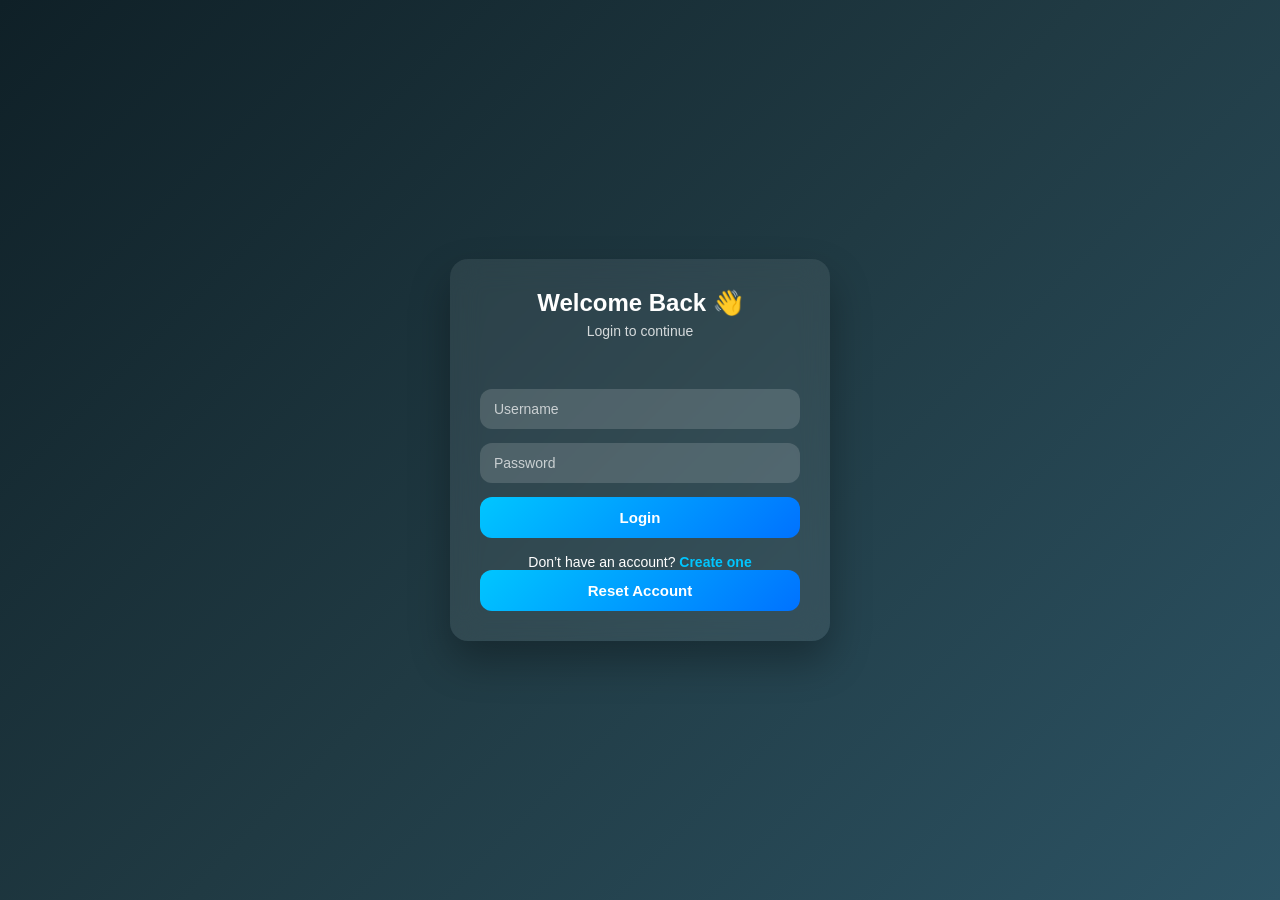
<file: login.html>
<!DOCTYPE html>
<html lang="en">
<head>
  <meta charset="UTF-8" />
  <meta name="viewport" content="width=device-width, initial-scale=1.0" />
  <title>Login</title>
 <link rel="stylesheet" href="style.css">
</head>
<body class="auth-body">

  <div class="auth-card">
    <h2>Welcome Back 👋</h2>
    <p class="auth-sub">Login to continue</p>

    <p id="loginMessage" class="form-message"></p>

    <form onsubmit="login(event)">
      <input type="text" id="user" placeholder="Username" required />
      <input type="password" id="pass" placeholder="Password" required />
      <button type="submit">Login</button>
    </form>

    <p class="auth-switch">
      Don’t have an account?
      <a href="signup.html">Create one</a>
    </p>

    <button onclick="localStorage.clear()">Reset Account</button>
  </div>

<script src="script.js"></script>
</body>
</html>
</file>
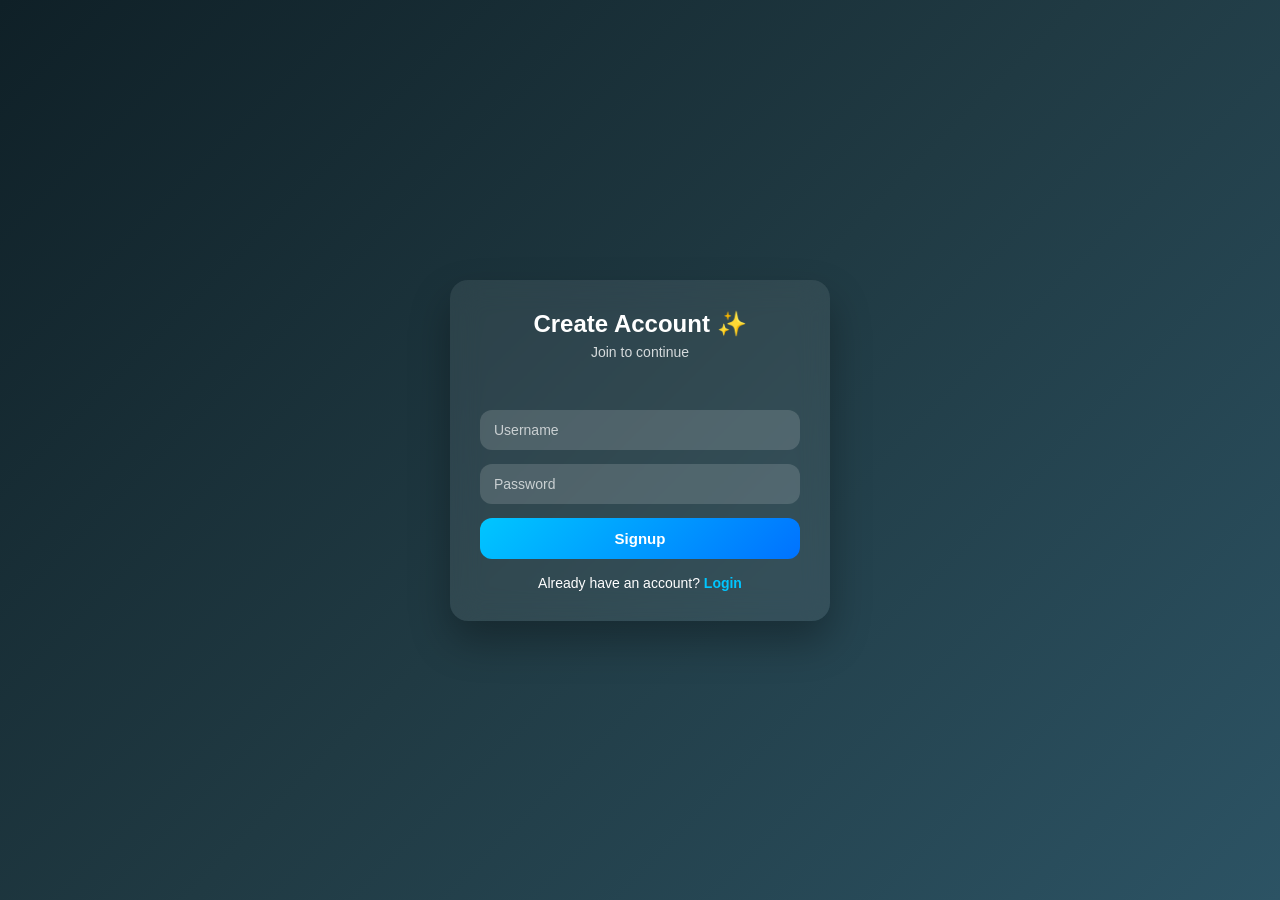
<file: signup.html>
<!DOCTYPE html>
<html lang="en">
<head>
  <meta charset="UTF-8" />
  <meta name="viewport" content="width=device-width, initial-scale=1.0" />
  <title>Signup</title>
  <link rel="stylesheet" href="style.css">
</head>
<body class="auth-body">

  <div class="auth-card">
    <h2>Create Account ✨</h2>
    <p class="auth-sub">Join to continue</p>

    <p id="signupMessage" class="form-message"></p>

    <form onsubmit="signup(event)">
      <input type="text" id="newUser" placeholder="Username" required />
      <input type="password" id="newPass" placeholder="Password" required />
      <button type="submit">Signup</button>
    </form>

    <p class="auth-switch">
      Already have an account?
      <a href="login.html">Login</a>
    </p>
  </div>

<script src="script.js"></script>
</body>
</html>
</file>
<file: style.css>
/* ================= RESET ================= */
* {
  margin: 0;
  padding: 0;
  box-sizing: border-box;
}

body {
  font-family: Arial, Helvetica, sans-serif;
  background: #f4f6f8;
  overflow-x: hidden;
}


/* ================= APP LAYOUT ================= */
.app {
  width: 100%;
  min-height: 100vh;
}

header {
  padding: 15px;
  text-align: center;
  font-size: 22px;
  font-weight: bold;
}

.screen {
  display: none;
  padding: 20px;
}

.screen.active {
  display: block;
}

#screenContainer,
main {
  padding-bottom: 70px;
}

/* ================= BOTTOM NAV ================= */
.bottom-nav {
  position: fixed;
  bottom: 0;
  left: 0;
  width: 100%;
  height: 60px;

  background: #0d6efd;
  display: flex;
  justify-content: space-around;
  align-items: center;

  padding: 0;
  z-index: 1000;
}

.bottom-nav button {
  background: none;
  border: none;
  color: white;
  font-size: 15px;
  cursor: pointer;
}

/* ================= SEARCH ================= */
.search-box {
  display: flex;
  justify-content: center;
  gap: 10px;
  margin: 15px 0;
}

.search-box input {
  width: 60%;
  padding: 10px;
  border-radius: 10px;
  border: none;
  font-size: 16px;
}

.search-box button {
  padding: 10px 14px;
  border-radius: 50%;
  border: none;
  background: #0d6efd;
  color: white;
  cursor: pointer;
}

/* ================= WEATHER CARD ================= */
.weather-card {
  margin: 20px auto;
  padding: 25px;
  width: 90%;
  max-width: 650px;
  background: linear-gradient(135deg, #1cb5e0, #000851);
  color: white;
  border-radius: 22px;
  text-align: center;
  box-shadow: 0 15px 40px rgba(0,0,0,0.35);
}

.weather-card h3 {
  margin-bottom: 10px;
}

.weather-icon {
  width: 90px;
  display: block;
  margin: 10px auto;
}

.condition-text {
  font-size: 18px;
  text-transform: capitalize;
  margin-bottom: 15px;
}

/* ================= WEATHER STATS ================= */
.weather-stats {
  display: flex;
  justify-content: space-between;
  gap: 10px;
  margin-top: 15px;
}

.stat {
  flex: 1;
  background: rgba(255,255,255,0.15);
  padding: 12px;
  border-radius: 12px;
  font-size: 14px;
}

.stat span {
  display: block;
  font-size: 12px;
  opacity: 0.8;
}

/* ================= FORECAST ================= */
.forecast-container,
.hourly-container {
  display: flex;
  justify-content: center;
  gap: 12px;
  overflow-x: auto;
  padding: 15px 0;
}

/* 5 day card */
.forecast-card {
  min-width: 100px;
  background: rgba(255,255,255,0.2);
  padding: 12px;
  border-radius: 12px;
  text-align: center;
}

/* hourly card */
.hourly-card {
  min-width: 90px;
  background: #ffffff;
  border-radius: 12px;
  padding: 10px;
  text-align: center;
  box-shadow: 0 4px 10px rgba(0,0,0,0.1);
}

.hourly-card img {
  width: 40px;
}

/* ================= DARK MODE ================= */
body.dark {
  background: #121212;
  color: white;
}

body.dark header,
body.dark .bottom-nav {
  background: #1f1f1f;
}

body.dark .weather-card {
  background: linear-gradient(135deg, #2c3e50, #000000);
}

body.dark .hourly-card {
  background: #2a2a2a;
  color: white;
}

/* ================= THEME TOGGLE ================= */
.theme-toggle {
  position: fixed;
  top: 15px;
  right: 15px;
  z-index: 9999;
}
.weather-stats {
  display: flex;
  justify-content: space-between;
  gap: 12px;
  margin-top: 20px;
}

.stat {
  flex: 1;
  display: flex;
  align-items: center;
  justify-content: center;
  gap: 6px;
  background: rgba(255, 255, 255, 0.15);
  padding: 12px;
  border-radius: 12px;
  font-size: 16px;
  font-weight: 600;
}

.stat .icon {
  font-size: 20px;
}

.stat .value {
  white-space: nowrap;
}
.weather-card {
  width: 100%;
  max-width: 900px;
  margin: 25px auto;
  padding: 30px;
  background: linear-gradient(135deg, #1cb5e0, #000851);
  color: white;
  border-radius: 25px;
  text-align: center;
  box-shadow: 0 15px 40px rgba(0,0,0,0.35);
}
body.dark .weather-card {
  background: linear-gradient(135deg, #232526, #414345);
}


.weather-icon {
  width: 90px;
  margin: 10px auto;
  display: block;
}

.condition-text {
  font-size: 18px;
  text-transform: capitalize;
  margin-bottom: 15px;
}

.weather-stats {
  display: flex;
  justify-content: space-between;
  gap: 15px;
  margin-top: 20px;
}

.stat {
  flex: 1;
  background: rgba(255,255,255,0.2);
  padding: 14px;
  border-radius: 15px;
  font-size: 16px;
  font-weight: bold;
}
body.dark .weather-card {
  background: linear-gradient(135deg, #232526, #414345);
}
.home-card {
  background: linear-gradient(135deg, #0d6efd, #6610f2);
  color: white;
  padding: 25px;
  border-radius: 22px;
  text-align: center;
  box-shadow: 0 10px 30px rgba(0,0,0,0.3);
  margin-bottom: 20px;
}
.quick-actions {
  display: grid;
  grid-template-columns: 1fr 1fr;
  gap: 15px;
  margin-top: 20px;
}

.quick-actions button {
  padding: 20px;
  border-radius: 18px;
  border: none;
  background: white;
  font-size: 16px;
  font-weight: bold;
  box-shadow: 0 6px 20px rgba(0,0,0,0.15);
  cursor: pointer;
}
.features {
  display: grid;
  grid-template-columns: 1fr 1fr;
  gap: 12px;
  margin-top: 25px;
}

.feature-card {
  background: #ffffff;
  padding: 18px;
  border-radius: 16px;
  text-align: center;
  font-size: 14px;
  box-shadow: 0 4px 15px rgba(0,0,0,0.1);
}
body.dark .home-card {
  background: linear-gradient(135deg, #232526, #414345);
}

body.dark .feature-card,
body.dark .quick-actions button {
  background: #2a2a2a;
  color: white;
}
.today-card {
  background: linear-gradient(135deg, #1cb5e0, #000851);
  color: white;
  padding: 25px;
  border-radius: 22px;
  text-align: center;
  box-shadow: 0 10px 30px rgba(0,0,0,0.3);
  margin: 20px 0;
}

.today-temp {
  font-size: 36px;
  font-weight: bold;
  margin: 10px 0;
}

.today-city {
  opacity: 0.85;
}

.today-card button {
  margin-top: 15px;
  padding: 10px 20px;
  border: none;
  border-radius: 20px;
  background: white;
  color: #000;
  font-weight: bold;
  cursor: pointer;
}
.profile-card {
  background: linear-gradient(135deg, #0d6efd, #6610f2);
  color: white;
  padding: 25px;
  border-radius: 22px;
  text-align: center;
  box-shadow: 0 10px 30px rgba(0,0,0,0.3);
  margin-bottom: 25px;
}

.profile-avatar {
  width: 90px;
  height: 90px;
  border-radius: 50%;
  border: 3px solid white;
  margin-bottom: 10px;
}

.profile-name {
  font-size: 20px;
  margin-bottom: 5px;
}

.profile-role {
  opacity: 0.85;
  font-size: 14px;
}
.profile-stats {
  display: grid;
  grid-template-columns: 1fr 1fr;
  gap: 15px;
  margin-bottom: 25px;
}

.stat-card {
  background: white;
  padding: 18px;
  border-radius: 18px;
  text-align: center;
  box-shadow: 0 6px 20px rgba(0,0,0,0.15);
}

.stat-card h4 {
  font-size: 22px;
}

.stat-card p {
  font-size: 13px;
  opacity: 0.7;
}

.stat-card span {
  font-size: 20px;
  font-weight: bold;
}
.profile-options {
  display: flex;
  flex-direction: column;
  gap: 12px;
  margin-bottom: 25px;
}

.profile-options button {
  padding: 14px;
  border-radius: 16px;
  border: none;
  background: #f1f3f5;
  font-size: 15px;
  cursor: pointer;
  box-shadow: 0 4px 12px rgba(0,0,0,0.1);
}
.profile-actions button {
  width: 100%;
  padding: 14px;
  border-radius: 16px;
  border: none;
  background: #dc3545;
  color: white;
  font-size: 16px;
  cursor: pointer;
}
body.dark .stat-card,
body.dark .profile-options button {
  background: #2a2a2a;
  color: white;
}
.profile-input {
  margin-top: 10px;
  padding: 10px;
  border-radius: 12px;
  border: none;
  width: 80%;
  text-align: center;
  font-size: 16px;
}

.profile-buttons {
  display: flex;
  justify-content: center;
  align-items: center;
  gap: 12px;
  margin-top: 12px;
  flex-wrap: wrap;
}

.profile-buttons button {
  padding: 10px 18px;
  border-radius: 10px;
  border: none;
  background: #222;
  color: white;
  cursor: pointer;
}

/* Dark mode support */
body.dark .profile-input {
  background: #2a2a2a;
  color: white;
}

body.dark .profile-buttons button {
  background: #333;
  color: white;
}
.weather-alert {
  margin: 15px auto;
  padding: 14px;
  width: 90%;
  max-width: 650px;
  border-radius: 14px;
  text-align: center;
  font-weight: bold;
  font-size: 15px;
}

/* Alert types */
.alert-hot {
  background: #ff6b6b;
  color: white;
}

.alert-cold {
  background: #74c0fc;
  color: #002;
}

.alert-rain {
  background: #4dabf7;
  color: white;
}

.alert-wind {
  background: #adb5bd;
  color: #000;
}
/* 📱 MOBILE RESPONSIVE FIXES */
@media (max-width: 768px) {

  body {
    overflow-x: hidden;
  }

  .screen {
  display: none;
  padding: 20px;
}

  .weather-card {
    width: 100%;
    margin: 15px auto;
    padding: 18px;
  }

  .weather-stats {
    flex-direction: column;
    gap: 10px;
  }

  .search-box {
    flex-direction: column;
  }

  .search-box input,
  .search-box button {
    width: 100%;
  }

  .forecast-container,
  .hourly-container {
    justify-content: flex-start;
  }

  .bottom-nav {
    font-size: 14px;
  }

  .profile-card {
    width: 100%;
  }

  .profile-stats {
    grid-template-columns: 1fr 1fr;
  }
}
/* SEARCH INPUT */
.search-box input {
  width: 100%;
  padding: 14px;
  border-radius: 12px;
  font-size: 16px;
}

/* ACTION BUTTONS (MOBILE FRIENDLY) */
.action-buttons {
  display: flex;
  gap: 10px;
  margin-top: 12px;
}

.action-buttons button {
  flex: 1;
  padding: 14px;
  border-radius: 12px;
  font-size: 20px;
  background: linear-gradient(135deg, #0d6efd, #00c6ff);
  color: white;
  border: none;
}
.air-quality-card {
  margin-top: 18px;
  padding: 14px;
  border-radius: 14px;
  background: rgba(255, 255, 255, 0.2);
  color: white;
  text-align: center;
}

.aqi-value {
  font-size: 20px;
  font-weight: bold;
}

#aqiStatus {
  margin-top: 6px;
  font-weight: 600;
}
.form-message {
  margin: 10px 0;
  font-size: 14px;
  text-align: center;
}

.form-message.error {
  color: #ff4d4f;
}

.form-message.success {
  color: #4caf50;
}

button.loading {
  opacity: 0.7;
  pointer-events: none;
}
/* ================= AUTH PAGES ================= */

.auth-body {
  min-height: 100vh;
  display: flex;
  align-items: center;
  justify-content: center;
  background: linear-gradient(135deg, #0f2027, #203a43, #2c5364);
  font-family: "Segoe UI", sans-serif;
}

.auth-card {
  width: 100%;
  max-width: 380px;
  padding: 30px;
  border-radius: 18px;
  background: rgba(255, 255, 255, 0.08);
  backdrop-filter: blur(15px);
  box-shadow: 0 20px 40px rgba(0,0,0,0.3);
  text-align: center;
  color: #fff;
}

.auth-card h2 {
  margin-bottom: 6px;
}

.auth-sub {
  font-size: 14px;
  opacity: 0.8;
  margin-bottom: 20px;
}

.auth-card input {
  width: 100%;
  padding: 12px 14px;
  margin-bottom: 14px;
  border-radius: 12px;
  border: none;
  outline: none;
  font-size: 14px;
  background: rgba(255,255,255,0.15);
  color: #fff;
}

.auth-card input::placeholder {
  color: rgba(255,255,255,0.7);
}

.auth-card button {
  width: 100%;
  padding: 12px;
  border-radius: 12px;
  border: none;
  font-size: 15px;
  font-weight: 600;
  cursor: pointer;
  background: linear-gradient(135deg, #00c6ff, #0072ff);
  color: white;
  transition: transform 0.2s, opacity 0.2s;
}

.auth-card button:hover {
  transform: translateY(-1px);
  opacity: 0.9;
}

.auth-switch {
  margin-top: 16px;
  font-size: 14px;
}

.auth-switch a {
  color: #00c6ff;
  text-decoration: none;
  font-weight: 600;
}

.reset-btn {
  margin-top: 14px;
  background: transparent;
  color: #ff6b6b;
  font-size: 13px;
}

.form-message {
  min-height: 18px;
  margin-bottom: 12px;
  font-size: 13px;
}

.form-message.error {
  color: #ff6b6b;
}

.form-message.success {
  color: #4caf50;
}

button.loading {
  opacity: 0.7;
  pointer-events: none;
}
</file>
